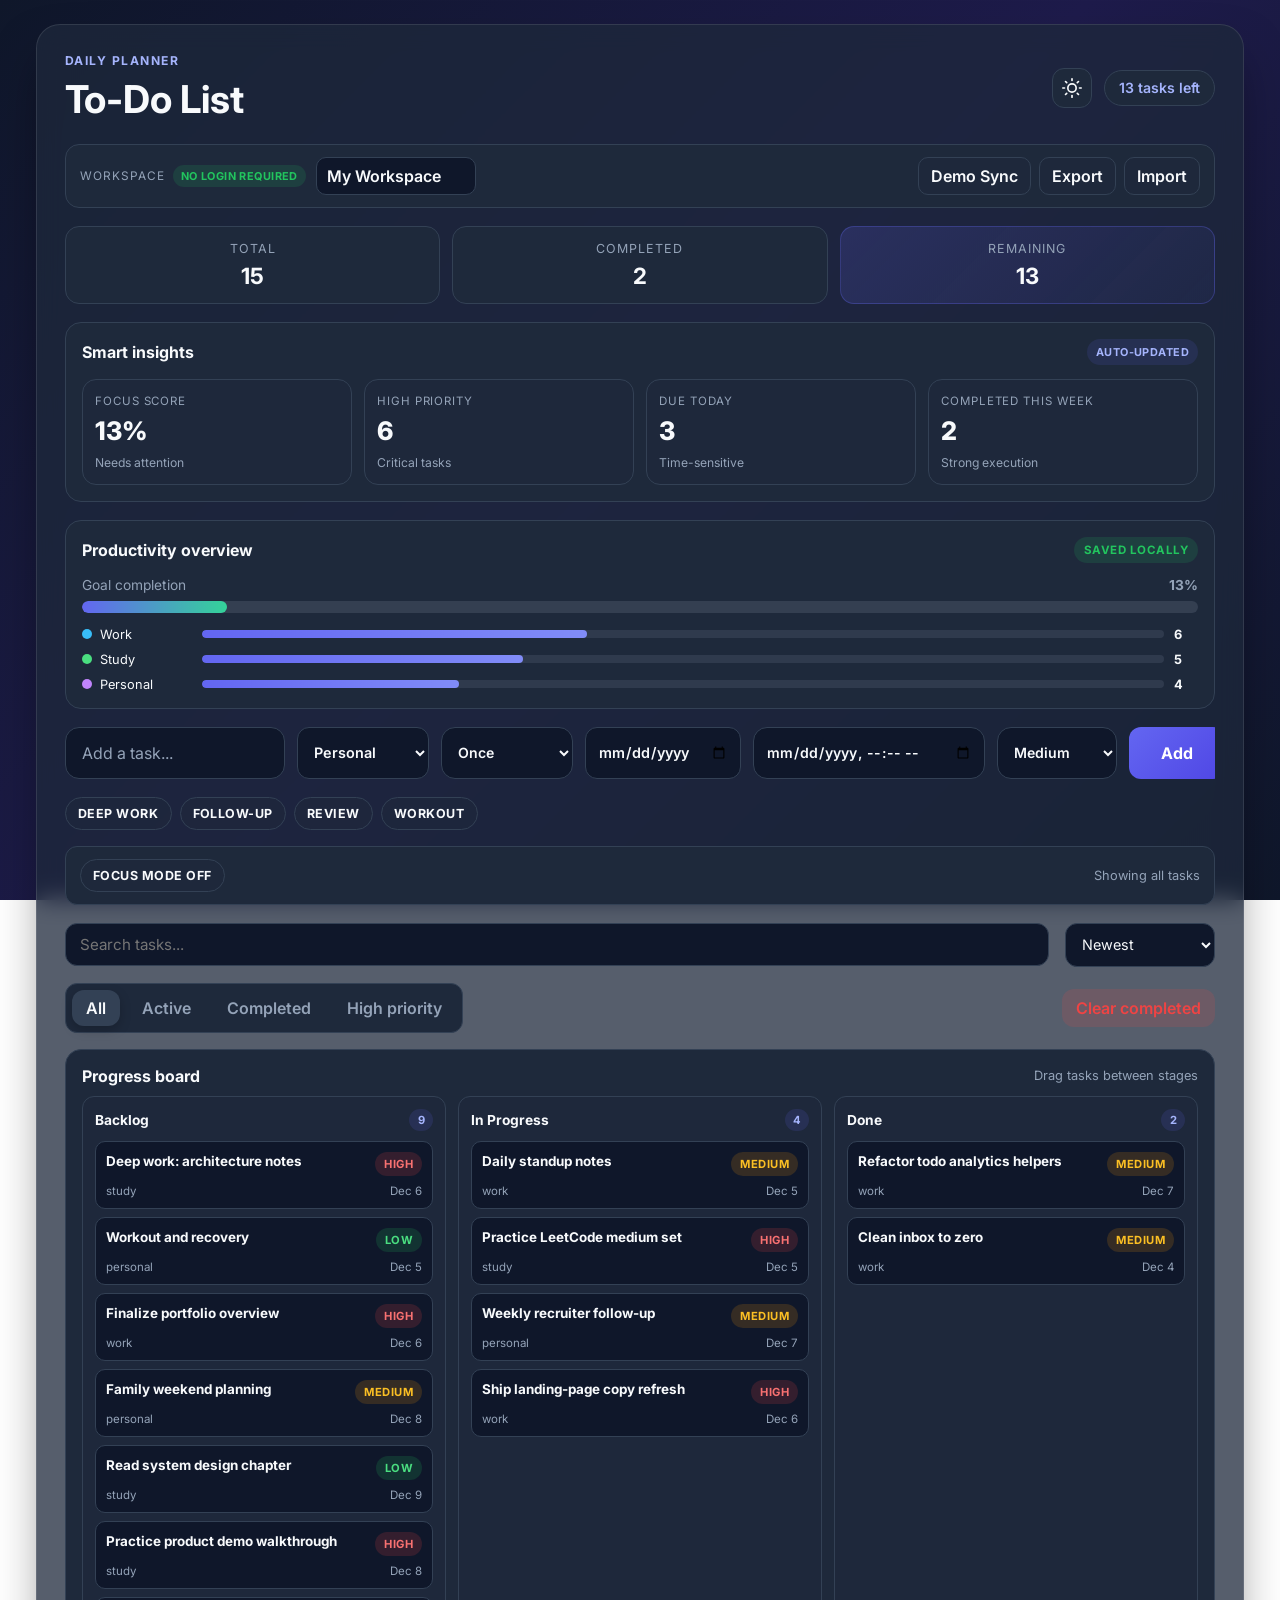
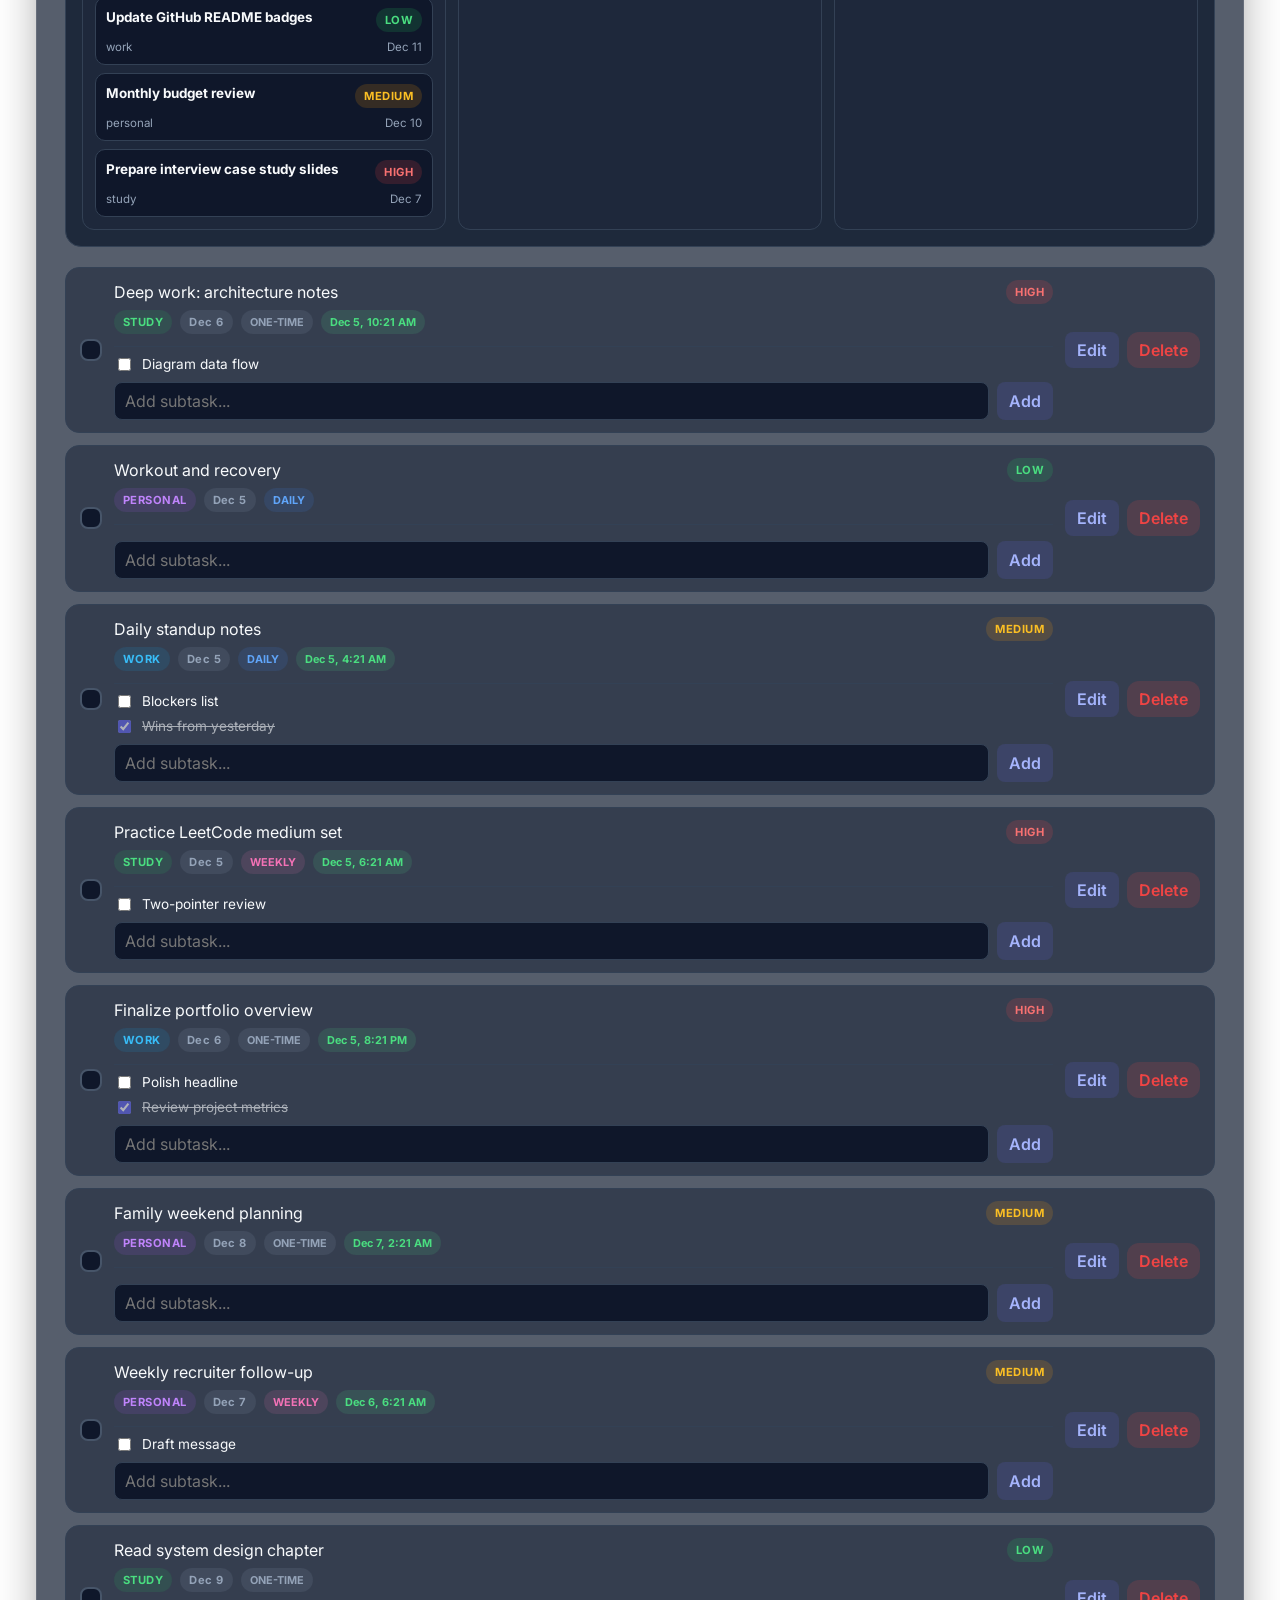
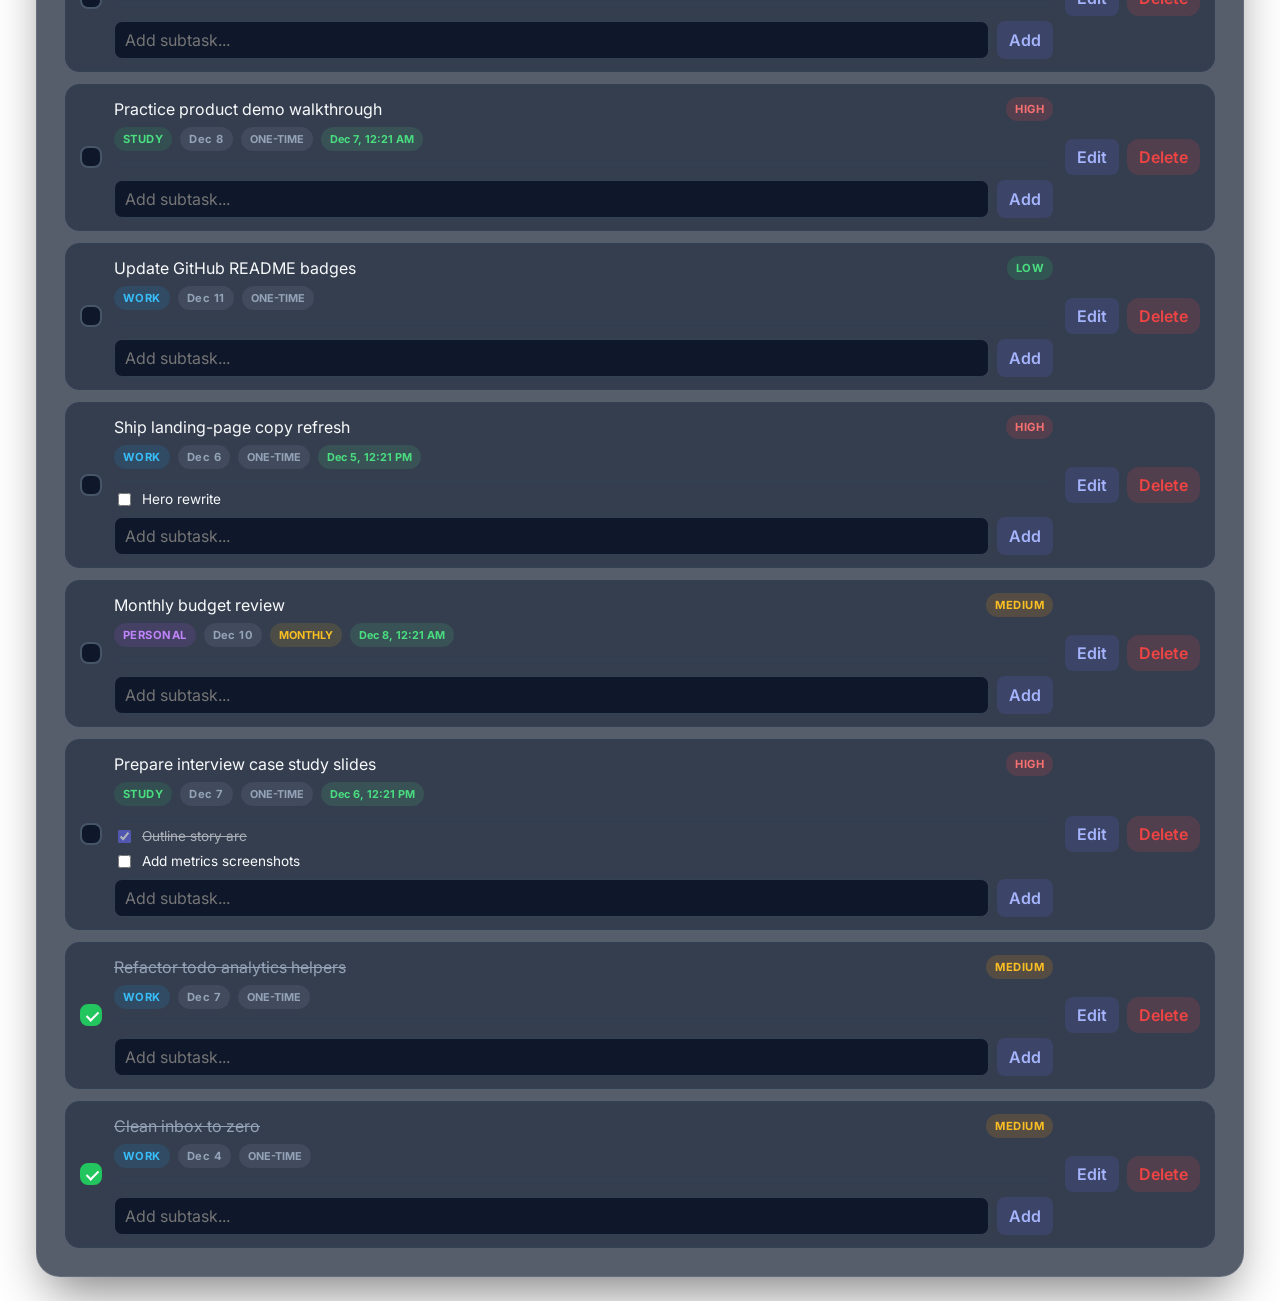
<file: index.html>
<!DOCTYPE html>
<html lang="en">
  <head>
    <meta charset="UTF-8" />
    <meta name="viewport" content="width=device-width, initial-scale=1.0" />
    <title>To-Do App</title>
    <link rel="preconnect" href="https://fonts.googleapis.com" />
    <link rel="preconnect" href="https://fonts.gstatic.com" crossorigin />
    <link href="https://fonts.googleapis.com/css2?family=Inter:wght@400;500;600;700&display=swap" rel="stylesheet" />
    <link rel="stylesheet" href="style.css" />
  </head>
  <body>
    <main class="app-shell">
      <section class="todo-card" aria-label="To-do list">
        <header class="topbar">
          <div>
            <p class="eyebrow">Daily Planner</p>
            <h1>To-Do List</h1>
          </div>
          <div class="topbar-actions">
            <button id="themeToggle" class="theme-toggle-btn" aria-label="Toggle theme" title="Toggle theme">
              <svg class="theme-icon sun-icon" xmlns="http://www.w3.org/2000/svg" width="20" height="20" viewBox="0 0 24 24" fill="none" stroke="currentColor" stroke-width="2" stroke-linecap="round" stroke-linejoin="round"><circle cx="12" cy="12" r="5"/><line x1="12" y1="1" x2="12" y2="3"/><line x1="12" y1="21" x2="12" y2="23"/><line x1="4.22" y1="4.22" x2="5.64" y2="5.64"/><line x1="18.36" y1="18.36" x2="19.78" y2="19.78"/><line x1="1" y1="12" x2="3" y2="12"/><line x1="21" y1="12" x2="23" y2="12"/><line x1="4.22" y1="19.78" x2="5.64" y2="18.36"/><line x1="18.36" y1="5.64" x2="19.78" y2="4.22"/></svg>
              <svg class="theme-icon moon-icon" xmlns="http://www.w3.org/2000/svg" width="20" height="20" viewBox="0 0 24 24" fill="none" stroke="currentColor" stroke-width="2" stroke-linecap="round" stroke-linejoin="round"><path d="M21 12.79A9 9 0 1 1 11.21 3 7 7 0 0 0 21 12.79z"/></svg>
            </button>
            <span id="taskCounter" class="pill" aria-live="polite">0 tasks</span>
          </div>
        </header>

        <div class="workspace-bar">
          <div class="workspace-meta">
            <div class="workspace-text-wrap">
              <span class="workspace-label">Workspace</span>
              <span class="demo-badge">No login required</span>
            </div>
            <input id="userNameInput" class="user-name-input" type="text" value="My Workspace" aria-label="Workspace user name" />
          </div>
          <div class="workspace-actions">
            <button id="syncBtn" class="sync-btn" type="button">Demo Sync</button>
            <div class="io-menu">
              <button id="exportMenuBtn" class="ghost-btn" type="button" aria-haspopup="true" aria-expanded="false">Export</button>
              <div id="exportMenu" class="io-menu-panel" hidden role="menu">
                <button type="button" role="menuitem" data-export="json">JSON (.json)</button>
                <button type="button" role="menuitem" data-export="csv">CSV (.csv)</button>
              </div>
            </div>
            <div class="io-menu">
              <button id="importMenuBtn" class="ghost-btn" type="button" aria-haspopup="true" aria-expanded="false">Import</button>
              <div id="importMenu" class="io-menu-panel" hidden role="menu">
                <label class="io-menu-item" role="menuitem">
                  <input id="importJsonInput" type="file" accept=".json,application/json" />
                  JSON (.json)
                </label>
                <label class="io-menu-item" role="menuitem">
                  <input id="importCsvInput" type="file" accept=".csv,text/csv" />
                  CSV (.csv)
                </label>
              </div>
            </div>
          </div>
        </div>

        <section class="metrics-panel" aria-label="Task summary">
          <article class="metric-card">
            <span class="metric-label">Total</span>
            <strong id="totalTasks">0</strong>
          </article>
          <article class="metric-card">
            <span class="metric-label">Completed</span>
            <strong id="completedTasks">0</strong>
          </article>
          <article class="metric-card accent">
            <span class="metric-label">Remaining</span>
            <strong id="remainingTasks">0</strong>
          </article>
        </section>

        <section class="insight-panel" aria-label="Productivity insights">
          <div class="insight-header">
            <h2>Smart insights</h2>
            <span class="mini-tag">Auto-updated</span>
          </div>
          <div id="insightGrid" class="insight-grid"></div>
        </section>

        <section class="analytics-panel" aria-label="Task progress analytics">
          <div class="analytics-header">
            <h2>Productivity overview</h2>
            <span id="syncStatus" class="sync-pill">Saved locally</span>
          </div>
          <div class="progress-block">
            <div class="progress-meta">
              <span>Goal completion</span>
              <strong id="completionRate">0%</strong>
            </div>
            <div class="progress-track" aria-hidden="true">
              <span id="progressFill" class="progress-fill"></span>
            </div>
          </div>
          <div id="categoryBreakdown" class="category-breakdown" aria-label="Category progress"></div>
        </section>

        <form id="todo-form" class="todo-form" autocomplete="off">
          <label class="sr-only" for="todo-input">Add a new task</label>
          <input
            id="todo-input"
            name="todo"
            type="text"
            maxlength="120"
            placeholder="Add a task..."
            aria-label="Add a task"
          />
          <label class="sr-only" for="category-input">Task category</label>
          <select id="category-input" name="category" aria-label="Task category">
            <option value="personal">Personal</option>
            <option value="work">Work</option>
            <option value="study">Study</option>
          </select>
          <label class="sr-only" for="recurrence-input">Task recurrence</label>
          <select id="recurrence-input" name="recurrence" aria-label="Task recurrence">
            <option value="none" selected>Once</option>
            <option value="daily">Daily</option>
            <option value="weekly">Weekly</option>
            <option value="monthly">Monthly</option>
          </select>
          <label class="sr-only" for="due-date-input">Due date</label>
          <input id="due-date-input" name="dueDate" type="date" aria-label="Due date" />
          <label class="sr-only" for="reminder-input">Reminder</label>
          <input id="reminder-input" name="reminder" type="datetime-local" aria-label="Reminder" />
          <label class="sr-only" for="priority-input">Task priority</label>
          <select id="priority-input" name="priority" aria-label="Task priority">
            <option value="high">High</option>
            <option value="medium" selected>Medium</option>
            <option value="low">Low</option>
          </select>
          <button type="submit" class="primary-btn">Add</button>
        </form>

        <div class="quick-actions" aria-label="Quick task shortcuts">
          <button class="quick-pill" type="button" data-quick-task="Deep work session">Deep work</button>
          <button class="quick-pill" type="button" data-quick-task="Follow up on emails">Follow-up</button>
          <button class="quick-pill" type="button" data-quick-task="Review project progress">Review</button>
          <button class="quick-pill" type="button" data-quick-task="Workout and recovery">Workout</button>
        </div>

        <div class="focus-bar">
          <button id="focusToggle" class="focus-btn" type="button">Focus mode off</button>
          <span id="focusHint" class="focus-hint">Showing all tasks</span>
        </div>

        <div class="toolbar" aria-label="Task controls">
          <div class="search-bar-wrapper">
            <label class="sr-only" for="searchInput">Search tasks</label>
            <input
              id="searchInput"
              type="text"
              placeholder="Search tasks..."
              aria-label="Search tasks"
            />
          </div>
          <label class="sr-only" for="sortInput">Sort tasks</label>
          <select id="sortInput" class="sort-select" aria-label="Sort tasks">
            <option value="newest">Newest</option>
            <option value="oldest">Oldest</option>
            <option value="priority">Priority</option>
            <option value="dueSoon">Due soon</option>
          </select>
        </div>

        <div class="toolbar" aria-label="Task filters">
          <div class="filter-group" role="tablist" aria-label="Filter tasks">
            <button class="filter-btn active" type="button" data-filter="all" role="tab" aria-selected="true">
              All
            </button>
            <button class="filter-btn" type="button" data-filter="active" role="tab" aria-selected="false">
              Active
            </button>
            <button class="filter-btn" type="button" data-filter="completed" role="tab" aria-selected="false">
              Completed
            </button>
            <button class="filter-btn" type="button" data-filter="high" role="tab" aria-selected="false">
              High priority
            </button>
          </div>
          <button id="clearCompleted" class="secondary-btn" type="button">Clear completed</button>
        </div>

        <section class="board-panel" aria-label="Task board">
          <div class="board-header">
            <h2>Progress board</h2>
            <p>Drag tasks between stages</p>
          </div>
          <div id="boardColumns" class="board-columns"></div>
        </section>

        <ul id="todo-list" class="todo-list" aria-live="polite"></ul>
      </section>
    </main>

    <template id="todo-item-template">
      <li class="todo-item">
        <label class="task-check">
          <input type="checkbox" class="task-toggle" />
          <span class="checkmark" aria-hidden="true"></span>
        </label>

        <div class="task-content">
          <div class="task-main-row">
            <span class="task-text"></span>
            <span class="priority-badge"></span>
          </div>
          <div class="task-meta-row">
            <span class="category-badge"></span>
            <span class="due-date"></span>
            <span class="recurrence-badge"></span>
            <span class="reminder-badge"></span>
          </div>
          <div class="subtask-panel">
            <div class="subtask-list"></div>
            <div class="subtask-compose">
              <input type="text" class="subtask-input" maxlength="80" placeholder="Add subtask..." />
              <button type="button" class="subtask-add-btn">Add</button>
            </div>
          </div>
        </div>

        <div class="task-actions">
          <input type="text" class="task-edit-input" maxlength="120" style="display: none;" />
          <button type="button" class="edit-btn" aria-label="Edit task">Edit</button>
          <button type="button" class="delete-btn" aria-label="Delete task">Delete</button>
        </div>
      </li>
    </template>

    <div id="toastContainer" class="toast-container" aria-live="polite"></div>

    <div id="confirmModal" class="confirm-modal" hidden role="dialog" aria-modal="true" aria-labelledby="confirmTitle">
      <div class="confirm-backdrop" data-confirm-cancel></div>
      <div class="confirm-card">
        <h3 id="confirmTitle">Confirm action</h3>
        <p id="confirmMessage">Are you sure?</p>
        <div class="confirm-actions">
          <button type="button" id="confirmCancel" class="ghost-btn">Cancel</button>
          <button type="button" id="confirmOk" class="primary-btn danger-btn">OK</button>
        </div>
      </div>
    </div>

    <script src="script.js"></script>
  </body>
</html>
</file>
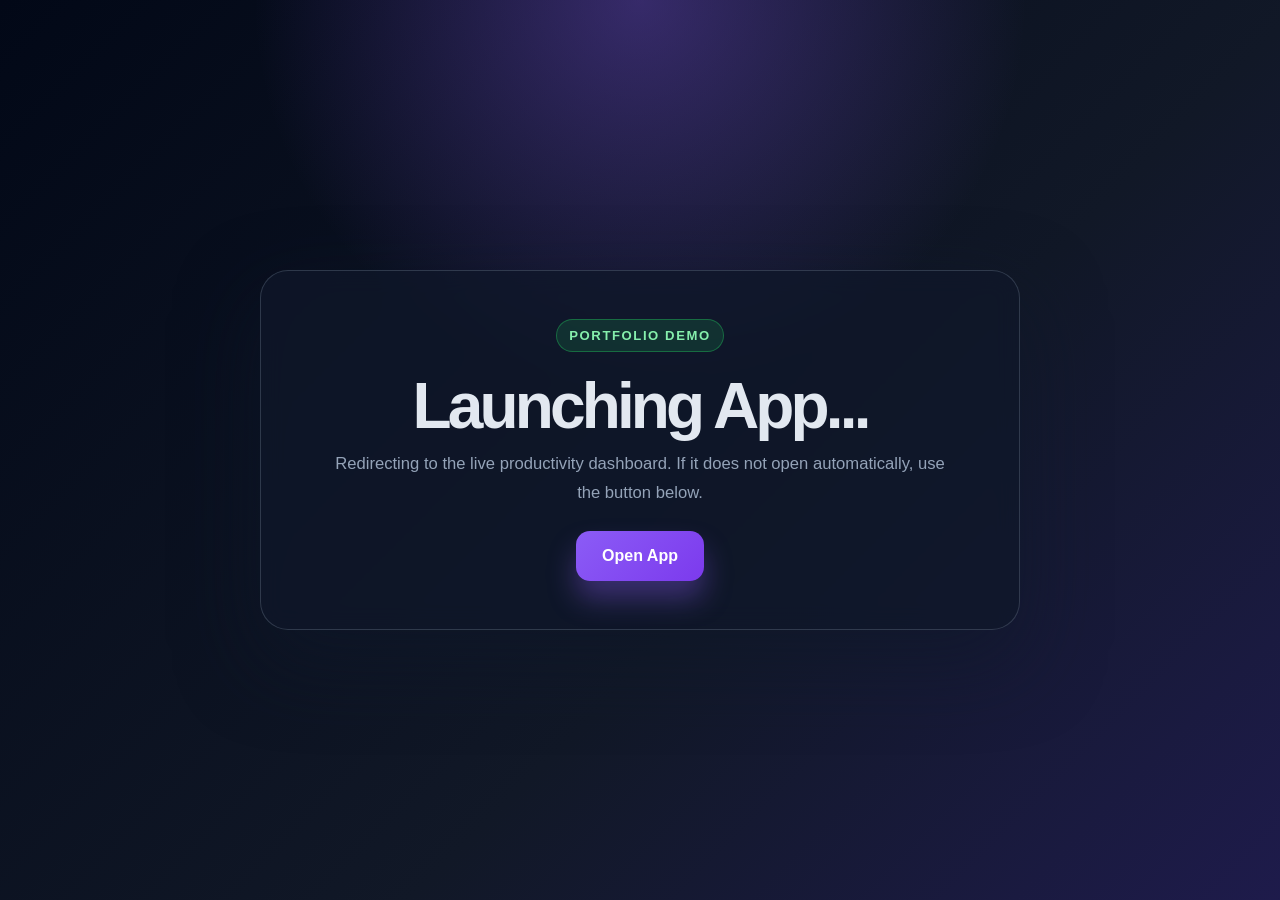
<file: live-demo.html>
<!DOCTYPE html>
<html lang="en">
  <head>
    <meta charset="UTF-8" />
    <meta http-equiv="refresh" content="1; url=./index.html" />
    <meta name="viewport" content="width=device-width, initial-scale=1.0" />
    <title>Redirecting to Live Demo</title>
    <style>
      :root {
        --bg: #0f172a;
        --card: rgba(15, 23, 42, 0.8);
        --text: #e2e8f0;
        --muted: #94a3b8;
        --primary: #8b5cf6;
      }

      * { box-sizing: border-box; }

      body {
        margin: 0;
        min-height: 100vh;
        display: grid;
        place-items: center;
        font-family: Inter, Arial, sans-serif;
        background: radial-gradient(circle at top, rgba(139, 92, 246, 0.35), transparent 35%), linear-gradient(135deg, #020817, #111827 60%, #1e1b4b);
        color: var(--text);
      }

      .demo-card {
        width: min(760px, calc(100% - 32px));
        padding: 48px 32px;
        border: 1px solid rgba(148, 163, 184, 0.25);
        border-radius: 28px;
        background: rgba(15, 23, 42, 0.75);
        box-shadow: 0 30px 80px rgba(15, 23, 42, 0.55);
        text-align: center;
        backdrop-filter: blur(12px);
      }

      .badge {
        display: inline-block;
        padding: 8px 12px;
        border-radius: 999px;
        background: rgba(34, 197, 94, 0.15);
        border: 1px solid rgba(34, 197, 94, 0.4);
        color: #86efac;
        font-size: 0.82rem;
        letter-spacing: 0.12em;
        text-transform: uppercase;
        font-weight: 700;
      }

      h1 {
        margin: 22px 0 12px;
        font-size: clamp(2.3rem, 5vw, 4rem);
        line-height: 1;
        letter-spacing: -0.06em;
      }

      p {
        margin: 0 auto 24px;
        max-width: 620px;
        color: var(--muted);
        font-size: 1.04rem;
        line-height: 1.7;
      }

      .primary-btn {
        display: inline-block;
        text-decoration: none;
        background: linear-gradient(135deg, var(--primary), #7c3aed);
        color: white;
        border-radius: 14px;
        padding: 16px 26px;
        font-weight: 800;
        font-size: 1rem;
        box-shadow: 0 18px 28px rgba(139, 92, 246, 0.35);
      }
    </style>
  </head>
  <body>
    <main class="demo-card">
      <span class="badge">Portfolio Demo</span>
      <h1>Launching App...</h1>
      <p>
        Redirecting to the live productivity dashboard. If it does not open automatically, use the button below.
      </p>
      <a class="primary-btn" href="./index.html">Open App</a>
    </main>
  </body>
</html>
</file>
<file: style.css>
:root {
  --bg-gradient: linear-gradient(135deg, #0f172a 0%, #1e1b4b 50%, #0f172a 100%);
  --card-bg: rgba(30, 41, 59, 0.75);
  --card-border: rgba(255, 255, 255, 0.1);
  --surface: #1e293b;
  --surface-hover: #334155;
  --input-bg: #0f172a;
  --input-border: #334155;
  --primary: #6366f1;
  --primary-dark: #4f46e5;
  --primary-light: #a5b4fc;
  --text: #f8fafc;
  --muted: #94a3b8;
  --border: #334155;
  --success: #22c55e;
  --danger: #ef4444;
  --danger-bg: rgba(239, 68, 68, 0.15);
  --shadow: 0 25px 50px -12px rgba(0, 0, 0, 0.5);
  --active-tab-bg: #334155;
  --item-bg: rgba(30, 41, 59, 0.6);
  --checkmark-border: #475569;
}

[data-theme="light"] {
  --bg-gradient: linear-gradient(145deg, #6366f1 0%, #818cf8 30%, #a5b4fc 62%, #c7d2fe 100%);
  --card-bg: #ffffff;
  --card-border: #1e1b4b;
  --surface: #e0e7ff;
  --surface-hover: #c7d2fe;
  --input-bg: #ffffff;
  --input-border: #1e293b;
  --primary: #312e81;
  --primary-dark: #1e1b4b;
  --primary-light: #1e1b4b;
  --text: #020617;
  --muted: #0f172a;
  --border: #334155;
  --success: #14532d;
  --danger: #7f1d1d;
  --danger-bg: rgba(127, 29, 29, 0.16);
  --shadow: 0 22px 48px rgba(30, 27, 75, 0.28);
  --active-tab-bg: #c7d2fe;
  --item-bg: #f1f5f9;
  --checkmark-border: #1e293b;
}

* {
  box-sizing: border-box;
}

html,
body {
  margin: 0;
  min-height: 100%;
  font-family: "Inter", sans-serif;
  background: var(--bg-gradient);
  background-attachment: fixed;
  color: var(--text);
  transition: background 0.3s ease, color 0.3s ease;
  overflow-x: hidden;
}

body {
  min-height: 100vh;
  padding: 24px;
}

button,
input,
select {
  font: inherit;
}

button {
  cursor: pointer;
}

.app-shell {
  width: min(100%, calc(1240px - 2rem));
  max-width: 100%;
  margin: 0 auto;
}

.todo-card {
  width: 100%;
  max-width: 100%;
  background: var(--card-bg);
  border: 1px solid var(--card-border);
  backdrop-filter: blur(12px);
  -webkit-backdrop-filter: blur(12px);
  border-radius: 24px;
  box-shadow: var(--shadow);
  padding: 28px;
  transition: background 0.3s ease, border-color 0.3s ease, box-shadow 0.3s ease;
}

.topbar {
  display: flex;
  align-items: center;
  justify-content: space-between;
  gap: 16px;
  margin-bottom: 22px;
}

.topbar-actions {
  display: flex;
  align-items: center;
  gap: 12px;
}

.theme-toggle-btn {
  display: inline-flex;
  align-items: center;
  justify-content: center;
  width: 40px;
  height: 40px;
  border-radius: 12px;
  border: 1px solid var(--border);
  background: var(--surface);
  color: var(--text);
  transition: background 0.2s ease, border-color 0.2s ease, transform 0.15s ease;
}

.theme-toggle-btn:hover {
  background: var(--surface-hover);
  transform: translateY(-1px);
}

.theme-icon {
  display: none;
}

:root:not([data-theme="light"]) .sun-icon {
  display: block;
}

[data-theme="light"] .eyebrow,
[data-theme="light"] .metric-label,
[data-theme="light"] .insight-label,
[data-theme="light"] .insight-note,
[data-theme="light"] .workspace-label,
[data-theme="light"] .focus-hint,
[data-theme="light"] .board-header p,
[data-theme="light"] .empty-mini,
[data-theme="light"] .empty-state,
[data-theme="light"] .due-date,
[data-theme="light"] .board-column-header span,
[data-theme="light"] .board-task-meta,
[data-theme="light"] .board-empty,
[data-theme="light"] .progress-meta span,
[data-theme="light"] .analytics-header h2,
[data-theme="light"] .insight-header h2 {
  color: #0f172a;
  font-weight: 700;
}

[data-theme="light"] .pill,
[data-theme="light"] .sync-pill,
[data-theme="light"] .mini-tag,
[data-theme="light"] .demo-badge {
  color: #020617;
  border: 1px solid #1e293b;
  background: #e2e8f0;
  font-weight: 700;
}

[data-theme="light"] .ghost-btn,
[data-theme="light"] .secondary-btn,
[data-theme="light"] .filter-btn,
[data-theme="light"] .edit-btn,
[data-theme="light"] .theme-toggle-btn,
[data-theme="light"] .sort-select,
[data-theme="light"] .user-name-input,
[data-theme="light"] .sync-btn,
[data-theme="light"] .quick-pill,
[data-theme="light"] .focus-btn,
[data-theme="light"] .io-menu-panel button,
[data-theme="light"] .io-menu-item {
  color: #020617;
  border: 1.5px solid #1e293b;
  background: #ffffff;
  font-weight: 700;
}

[data-theme="light"] .io-menu-panel {
  border: 1.5px solid #1e293b;
  background: #ffffff;
}

[data-theme="light"] .filter-btn.active {
  color: #ffffff;
  background: #1e1b4b;
  border-color: #1e1b4b;
}

[data-theme="light"] #todo-input,
[data-theme="light"] #category-input,
[data-theme="light"] #recurrence-input,
[data-theme="light"] #due-date-input,
[data-theme="light"] #reminder-input,
[data-theme="light"] #priority-input,
[data-theme="light"] #searchInput,
[data-theme="light"] .subtask-input,
[data-theme="light"] .task-edit-input {
  color: #020617;
  border: 1.5px solid #1e293b;
  background: #ffffff;
  font-weight: 600;
}

[data-theme="light"] #todo-input::placeholder,
[data-theme="light"] #searchInput::placeholder,
[data-theme="light"] .subtask-input::placeholder {
  color: #475569;
  opacity: 1;
}

[data-theme="light"] .todo-item,
[data-theme="light"] .board-task,
[data-theme="light"] .board-column,
[data-theme="light"] .metric-card,
[data-theme="light"] .insight-card,
[data-theme="light"] .workspace-bar,
[data-theme="light"] .insight-panel,
[data-theme="light"] .analytics-panel,
[data-theme="light"] .board-panel {
  border: 1.5px solid #1e293b;
  background: #ffffff;
}

[data-theme="light"] .board-column {
  background: #f8fafc;
}

[data-theme="light"] .task-text,
[data-theme="light"] .insight-value,
[data-theme="light"] .metric-card strong,
[data-theme="light"] .board-column-header h3,
[data-theme="light"] .board-task-header strong,
[data-theme="light"] h1,
[data-theme="light"] h2,
[data-theme="light"] h3 {
  color: #020617;
  font-weight: 800;
}

[data-theme="light"] .todo-item.completed .task-text,
[data-theme="light"] .subtask-item.completed .subtask-text {
  color: #334155;
  opacity: 1;
}

[data-theme="light"] .category-badge {
  background: #c7d2fe;
  color: #1e1b4b;
  border: 1px solid #312e81;
}

[data-theme="light"] .category-work {
  background: #7dd3fc;
  color: #0c4a6e;
  border-color: #0369a1;
}

[data-theme="light"] .category-personal {
  background: #d8b4fe;
  color: #581c87;
  border-color: #7e22ce;
}

[data-theme="light"] .category-study {
  background: #86efac;
  color: #14532d;
  border-color: #15803d;
}

[data-theme="light"] .priority-high {
  background: #fca5a5;
  color: #7f1d1d;
  border: 1px solid #991b1b;
}

[data-theme="light"] .priority-medium {
  background: #fcd34d;
  color: #78350f;
  border: 1px solid #b45309;
}

[data-theme="light"] .priority-low {
  background: #86efac;
  color: #14532d;
  border: 1px solid #15803d;
}

[data-theme="light"] .due-date,
[data-theme="light"] .recurrence-badge,
[data-theme="light"] .reminder-badge {
  background: #e2e8f0;
  color: #020617;
  border: 1px solid #1e293b;
  font-weight: 700;
}

[data-theme="light"] .due-date.overdue {
  background: #fecaca;
  color: #7f1d1d;
  border-color: #991b1b;
}

[data-theme="light"] .todo-card {
  background: #ffffff;
  border: 2px solid #1e1b4b;
  box-shadow: 0 24px 50px rgba(30, 27, 75, 0.28);
}

[data-theme="light"] .checkmark {
  border: 2.5px solid #1e293b;
  background: #ffffff;
}

[data-theme="light"] .task-check input:checked + .checkmark {
  background: #312e81;
  border-color: #1e1b4b;
}

[data-theme="light"] .progress-track {
  background: #cbd5e1;
  border: 1px solid #334155;
}

[data-theme="light"] .progress-fill {
  background: linear-gradient(90deg, #312e81, #4f46e5);
}

[data-theme="light"] .metric-card,
[data-theme="light"] .insight-card,
[data-theme="light"] .todo-item,
[data-theme="light"] .board-task {
  transition: transform 0.18s ease, box-shadow 0.18s ease, border-color 0.18s ease, background 0.18s ease;
}

[data-theme="light"] .metric-card:hover,
[data-theme="light"] .insight-card:hover,
[data-theme="light"] .todo-item:hover,
[data-theme="light"] .board-task:hover {
  border-color: #1e1b4b;
  background: #eef2ff;
  box-shadow: 0 12px 24px rgba(30, 27, 75, 0.18);
  transform: translateY(-2px);
}

[data-theme="light"] .ghost-btn:hover,
[data-theme="light"] .secondary-btn:hover,
[data-theme="light"] .filter-btn:hover,
[data-theme="light"] .quick-pill:hover,
[data-theme="light"] .theme-toggle-btn:hover,
[data-theme="light"] .edit-btn:hover,
[data-theme="light"] .sync-btn:hover,
[data-theme="light"] .focus-btn:hover,
[data-theme="light"] .io-menu-panel button:hover,
[data-theme="light"] .io-menu-item:hover {
  background: #c7d2fe;
  border-color: #1e1b4b;
  color: #020617;
}

[data-theme="light"] .primary-btn,
[data-theme="light"] .subtask-add-btn {
  background: #1e1b4b;
  border: 1.5px solid #1e1b4b;
  color: #ffffff;
  font-weight: 700;
}

[data-theme="light"] .primary-btn:hover,
[data-theme="light"] .subtask-add-btn:hover {
  background: #312e81;
  border-color: #312e81;
  transform: translateY(-1px);
}

[data-theme="light"] .filter-btn.active {
  background: #1e1b4b;
  border-color: #1e1b4b;
  color: #ffffff;
  box-shadow: 0 6px 14px rgba(30, 27, 75, 0.3);
}

[data-theme="light"] .delete-btn {
  background: #fee2e2;
  color: #7f1d1d;
  border: 1.5px solid #991b1b;
  font-weight: 700;
}

[data-theme="light"] #todo-input:focus,
[data-theme="light"] #category-input:focus,
[data-theme="light"] #recurrence-input:focus,
[data-theme="light"] #due-date-input:focus,
[data-theme="light"] #reminder-input:focus,
[data-theme="light"] #priority-input:focus,
[data-theme="light"] #searchInput:focus,
[data-theme="light"] .sort-select:focus,
[data-theme="light"] .user-name-input:focus,
[data-theme="light"] .subtask-input:focus {
  outline: none;
  border-color: #1e1b4b;
  box-shadow: 0 0 0 3px rgba(30, 27, 75, 0.25);
}

[data-theme="light"] .moon-icon {
  display: block;
}

[data-theme="light"] .metric-card.accent {
  background: #e0e7ff;
  border-color: #1e1b4b;
}

[data-theme="light"] .category-breakdown,
[data-theme="light"] .category-row,
[data-theme="light"] .confirm-card {
  color: #020617;
  border-color: #1e293b;
  background: #ffffff;
}

[data-theme="light"] .confirm-card h3,
[data-theme="light"] .confirm-card p {
  color: #020617;
}

[data-theme="light"] body {
  color: #020617;
}

[data-theme="light"] .todo-item,
[data-theme="light"] .board-task,
[data-theme="light"] .metric-card,
[data-theme="light"] .insight-card {
  box-shadow: 0 2px 0 rgba(15, 23, 42, 0.08);
}

.eyebrow {
  margin: 0 0 8px;
  color: var(--primary-light);
  font-weight: 700;
  font-size: 0.76rem;
  letter-spacing: 0.12em;
  text-transform: uppercase;
}

h1 {
  margin: 0;
  font-size: clamp(2rem, 3vw, 2.5rem);
}

.pill {
  display: inline-flex;
  align-items: center;
  justify-content: center;
  min-height: 36px;
  padding: 0 14px;
  border-radius: 999px;
  background: var(--surface);
  color: var(--primary-light);
  font-size: 0.88rem;
  font-weight: 600;
  border: 1px solid var(--border);
  transition: background 0.3s ease, color 0.3s ease;
}

.workspace-bar {
  display: flex;
  align-items: center;
  justify-content: space-between;
  gap: 12px;
  margin-bottom: 18px;
  padding: 12px 14px;
  border: 1px solid var(--border);
  border-radius: 14px;
  background: var(--surface);
  overflow: visible;
  position: relative;
  z-index: 5;
}

.workspace-meta {
  display: flex;
  align-items: center;
  gap: 10px;
  min-width: 0;
  flex-wrap: wrap;
}

.workspace-text-wrap {
  display: flex;
  align-items: center;
  gap: 8px;
  flex-wrap: wrap;
}

.workspace-label {
  font-size: 0.74rem;
  text-transform: uppercase;
  letter-spacing: 0.08em;
  color: var(--muted);
}

.demo-badge {
  display: inline-flex;
  align-items: center;
  padding: 4px 8px;
  border-radius: 999px;
  background: rgba(34, 197, 94, 0.14);
  color: var(--success);
  font-size: 0.68rem;
  font-weight: 700;
  letter-spacing: 0.04em;
  text-transform: uppercase;
}

.user-name-input {
  width: 160px;
  border: 1px solid var(--input-border);
  background: var(--input-bg);
  color: var(--text);
  border-radius: 10px;
  padding: 8px 10px;
  font-weight: 600;
}

.workspace-actions {
  display: flex;
  align-items: center;
  gap: 8px;
  flex-wrap: wrap;
}

.sync-btn,
.ghost-btn {
  border: 1px solid var(--border);
  border-radius: 10px;
  background: var(--item-bg);
  color: var(--text);
  padding: 8px 12px;
  font-weight: 600;
}

.import-label {
  position: relative;
  display: inline-flex;
  align-items: center;
  justify-content: center;
  overflow: hidden;
}

.import-label input {
  position: absolute;
  inset: 0;
  opacity: 0;
  cursor: pointer;
}

.io-menu {
  position: relative;
  z-index: 20;
}

.io-menu-panel {
  position: absolute;
  top: calc(100% + 6px);
  right: 0;
  z-index: 50;
  min-width: 170px;
  padding: 6px;
  border: 1px solid var(--border);
  border-radius: 12px;
  background: var(--card-bg);
  box-shadow: var(--shadow);
  display: flex;
  flex-direction: column;
  gap: 4px;
}

.io-menu-panel[hidden] {
  display: none !important;
}

.io-menu-panel button,
.io-menu-item {
  display: flex;
  align-items: center;
  width: 100%;
  border: 0;
  border-radius: 8px;
  background: transparent;
  color: var(--text);
  padding: 8px 10px;
  font: inherit;
  font-weight: 600;
  text-align: left;
  cursor: pointer;
}

.io-menu-panel button:hover,
.io-menu-item:hover {
  background: var(--surface-hover);
}

.io-menu-item {
  position: relative;
  overflow: hidden;
}

.io-menu-item input {
  position: absolute;
  inset: 0;
  opacity: 0;
  cursor: pointer;
}

.insight-panel,
.analytics-panel {
  margin-bottom: 18px;
  border: 1px solid var(--border);
  background: var(--surface);
  border-radius: 16px;
  padding: 16px;
}

.insight-header,
.analytics-header {
  display: flex;
  align-items: center;
  justify-content: space-between;
  gap: 10px;
  margin-bottom: 14px;
}

.insight-header h2,
.analytics-header h2 {
  margin: 0;
  font-size: 1rem;
}

.mini-tag {
  display: inline-flex;
  align-items: center;
  justify-content: center;
  padding: 6px 9px;
  border-radius: 999px;
  background: rgba(99, 102, 241, 0.12);
  color: var(--primary-light);
  font-size: 0.68rem;
  font-weight: 700;
  letter-spacing: 0.04em;
  text-transform: uppercase;
}

.insight-grid {
  display: grid;
  grid-template-columns: repeat(4, minmax(0, 1fr));
  gap: 12px;
}

.insight-card {
  padding: 14px 12px;
  border-radius: 14px;
  background: var(--item-bg);
  border: 1px solid var(--border);
  display: flex;
  flex-direction: column;
  gap: 8px;
}

.insight-label {
  color: var(--muted);
  font-size: 0.72rem;
  text-transform: uppercase;
  letter-spacing: 0.08em;
}

.insight-value {
  font-size: clamp(1.2rem, 2vw, 1.7rem);
  font-weight: 800;
  line-height: 1.2;
}

.insight-note {
  color: var(--muted);
  font-size: 0.76rem;
}

.sync-pill {
  display: inline-flex;
  align-items: center;
  padding: 6px 10px;
  border-radius: 999px;
  background: rgba(34, 197, 94, 0.14);
  color: var(--success);
  font-size: 0.72rem;
  font-weight: 700;
  text-transform: uppercase;
  letter-spacing: 0.04em;
}

.progress-block {
  margin-bottom: 14px;
}

.progress-meta {
  display: flex;
  align-items: center;
  justify-content: space-between;
  gap: 10px;
  font-size: 0.86rem;
  color: var(--muted);
  margin-bottom: 8px;
}

.progress-track {
  height: 12px;
  background: rgba(148, 163, 184, 0.18);
  border-radius: 999px;
  overflow: hidden;
}

.progress-fill {
  display: block;
  height: 100%;
  width: 0;
  background: linear-gradient(90deg, var(--primary), #34d399);
  border-radius: inherit;
  transition: width 0.3s ease;
}

.category-breakdown {
  display: flex;
  flex-direction: column;
  gap: 10px;
}

.category-row {
  display: grid;
  grid-template-columns: 110px minmax(0, 1fr) 24px;
  align-items: center;
  gap: 10px;
  font-size: 0.8rem;
}

.category-label-wrap {
  display: flex;
  align-items: center;
  gap: 8px;
  text-transform: capitalize;
}

.dot {
  width: 10px;
  height: 10px;
  border-radius: 50%;
  display: inline-block;
}

.dot.work {
  background: #38bdf8;
}

.dot.personal {
  background: #c084fc;
}

.dot.study {
  background: #4ade80;
}

.category-progress {
  position: relative;
  height: 8px;
  border-radius: 999px;
  background: rgba(148, 163, 184, 0.14);
  overflow: hidden;
}

.category-progress span {
  position: absolute;
  inset: 0 auto 0 0;
  display: block;
  border-radius: inherit;
  background: linear-gradient(90deg, var(--primary), #818cf8);
}

.empty-mini {
  color: var(--muted);
  font-size: 0.8rem;
}

.todo-form {
  display: flex;
  flex-wrap: nowrap;
  align-items: stretch;
  gap: 12px;
  margin-bottom: 18px;
  width: 100%;
  max-width: 100%;
  overflow-x: auto;
  overflow-y: hidden;
  -webkit-overflow-scrolling: touch;
  scrollbar-width: thin;
  padding-bottom: 4px;
}

.todo-form > * {
  flex-shrink: 0;
}

#todo-input {
  flex: 1 1 auto;
  min-width: 220px;
  width: auto;
  min-height: 52px;
  border: 1px solid var(--input-border);
  background: var(--input-bg);
  border-radius: 14px;
  padding: 15px 16px;
  font-size: 1rem;
  color: var(--text);
  transition: border-color 0.2s ease, box-shadow 0.2s ease, background 0.3s ease;
}

#category-input,
#recurrence-input,
#due-date-input,
#reminder-input,
#priority-input {
  flex: 0 0 auto;
  min-width: 132px;
  width: auto;
  border: 1px solid var(--input-border);
  background: var(--input-bg);
  border-radius: 14px;
  padding: 0 12px;
  color: var(--text);
  font-size: 0.88rem;
  font-weight: 600;
  cursor: pointer;
  min-height: 52px;
}

#due-date-input {
  min-width: 148px;
}

#reminder-input {
  min-width: 190px;
}

#priority-input {
  min-width: 120px;
  width: 120px;
}

.todo-form .primary-btn {
  flex: 0 0 auto;
  min-width: 96px;
  min-height: 52px;
}

#priority-input:focus {
  outline: none;
  border-color: var(--primary);
  box-shadow: 0 0 0 4px rgba(99, 102, 241, 0.2);
}

#todo-input::placeholder {
  color: var(--muted);
}

#todo-input:focus {
  outline: none;
  border-color: var(--primary);
  box-shadow: 0 0 0 4px rgba(99, 102, 241, 0.2);
}

.primary-btn,
.secondary-btn,
.filter-btn,
.delete-btn {
  border: none;
  border-radius: 12px;
  transition: transform 0.15s ease, opacity 0.2s ease, background 0.2s ease, color 0.2s ease;
}

.primary-btn:hover,
.secondary-btn:hover,
.filter-btn:hover,
.delete-btn:hover {
  transform: translateY(-1px);
}

.primary-btn {
  background: linear-gradient(135deg, var(--primary), var(--primary-dark));
  color: white;
  padding: 0 20px;
  min-width: 90px;
  font-weight: 700;
}

.metrics-panel {
  display: grid;
  grid-template-columns: repeat(3, minmax(0, 1fr));
  gap: 12px;
  margin-bottom: 18px;
}

.metric-card {
  background: var(--surface);
  border: 1px solid var(--border);
  border-radius: 14px;
  padding: 14px 12px;
  display: flex;
  flex-direction: column;
  align-items: center;
  gap: 6px;
}

.metric-card.accent {
  background: linear-gradient(135deg, rgba(99, 102, 241, 0.18), rgba(99, 102, 241, 0.06));
  border-color: rgba(99, 102, 241, 0.3);
}

.metric-label {
  font-size: 0.78rem;
  color: var(--muted);
  text-transform: uppercase;
  letter-spacing: 0.08em;
}

.metric-card strong {
  font-size: 1.4rem;
  font-weight: 700;
}

.quick-actions {
  display: flex;
  align-items: center;
  gap: 8px;
  flex-wrap: wrap;
  margin: -4px 0 16px;
}

.quick-pill,
.focus-btn {
  border: 1px solid var(--border);
  border-radius: 999px;
  background: var(--item-bg);
  color: var(--text);
  padding: 8px 12px;
  font-size: 0.78rem;
  font-weight: 700;
  letter-spacing: 0.04em;
  text-transform: uppercase;
}

.focus-bar {
  display: flex;
  align-items: center;
  justify-content: space-between;
  gap: 12px;
  margin-bottom: 18px;
  padding: 12px 14px;
  border: 1px solid var(--border);
  border-radius: 12px;
  background: var(--surface);
}

.focus-hint {
  color: var(--muted);
  font-size: 0.8rem;
}

.focus-btn.active {
  background: linear-gradient(135deg, var(--primary), var(--primary-dark));
  color: white;
  border-color: transparent;
}

.quick-pill:hover,
.focus-btn:hover {
  transform: translateY(-1px);
}

.toolbar {
  display: flex;
  align-items: center;
  justify-content: space-between;
  gap: 16px;
  margin-bottom: 16px;
}

.sort-select,
#category-input,
#due-date-input {
  border: 1px solid var(--input-border);
  background: var(--input-bg);
  border-radius: 12px;
  color: var(--text);
  padding: 11px 12px;
  font-size: 0.9rem;
  min-height: 44px;
}

.sort-select {
  min-width: 150px;
}

.filter-group {
  display: inline-flex;
  align-items: center;
  gap: 8px;
  background: var(--surface);
  padding: 6px;
  border-radius: 12px;
  border: 1px solid var(--border);
  flex-wrap: wrap;
}

.filter-btn {
  background: transparent;
  color: var(--muted);
  padding: 8px 14px;
  font-weight: 600;
}

.filter-btn.active {
  background: var(--active-tab-bg);
  color: var(--text);
  box-shadow: 0 4px 12px rgba(0, 0, 0, 0.2);
}

.secondary-btn {
  background: var(--danger-bg);
  color: var(--danger);
  padding: 9px 14px;
  font-weight: 600;
}

.secondary-btn:hover {
  opacity: 0.85;
}

.board-panel {
  margin-bottom: 20px;
  border: 1px solid var(--border);
  background: var(--surface);
  border-radius: 16px;
  padding: 16px;
}

.board-header {
  display: flex;
  justify-content: space-between;
  align-items: center;
  gap: 10px;
  margin-bottom: 10px;
}

.board-header h2 {
  margin: 0;
  font-size: 1rem;
}

.board-header p {
  margin: 0;
  color: var(--muted);
  font-size: 0.8rem;
}

.board-columns {
  display: grid;
  grid-template-columns: repeat(3, minmax(0, 1fr));
  gap: 12px;
}

.board-column {
  padding: 12px;
  background: var(--item-bg);
  border: 1px solid var(--border);
  border-radius: 12px;
  min-height: 130px;
}

.board-column-header {
  display: flex;
  align-items: center;
  justify-content: space-between;
  gap: 8px;
  margin-bottom: 10px;
}

.board-column-header h3 {
  margin: 0;
  font-size: 0.86rem;
}

.board-column-header span {
  display: inline-flex;
  align-items: center;
  justify-content: center;
  min-width: 24px;
  padding: 4px 8px;
  border-radius: 999px;
  background: rgba(99, 102, 241, 0.14);
  color: var(--primary-light);
  font-size: 0.7rem;
  font-weight: 700;
}

.board-task-list {
  display: flex;
  flex-direction: column;
  gap: 8px;
}

.board-task {
  border: 1px solid var(--border);
  background: var(--input-bg);
  border-radius: 10px;
  padding: 10px;
  cursor: grab;
}

.board-task.dragging {
  opacity: 0.6;
}

.board-task-header {
  display: flex;
  justify-content: space-between;
  gap: 8px;
  align-items: flex-start;
  margin-bottom: 8px;
}

.board-task-header strong {
  display: block;
  font-size: 0.84rem;
  line-height: 1.4;
  word-break: break-word;
}

.board-task-meta {
  display: flex;
  justify-content: space-between;
  gap: 8px;
  flex-wrap: wrap;
  color: var(--muted);
  font-size: 0.72rem;
}

.board-empty {
  padding: 12px;
  border: 1px dashed var(--border);
  border-radius: 10px;
  color: var(--muted);
  text-align: center;
  font-size: 0.8rem;
}

.todo-list {
  list-style: none;
  margin: 0;
  padding: 0;
  display: flex;
  flex-direction: column;
  gap: 12px;
  min-height: 110px;
}

.todo-item {
  display: flex;
  align-items: center;
  gap: 12px;
  width: 100%;
  padding: 12px 14px;
  background: var(--item-bg);
  border: 1px solid var(--border);
  border-radius: 14px;
  transition: background 0.3s ease, border-color 0.3s ease, transform 0.2s ease;
  cursor: grab;
}

.todo-item.dragging {
  opacity: 0.6;
  border-style: dashed;
}

.todo-item:hover {
  transform: translateY(-1px);
}

.todo-item.completed .task-text {
  text-decoration: line-through;
  color: var(--muted);
}

.task-check {
  position: relative;
  display: inline-flex;
  align-items: center;
  justify-content: center;
  width: 22px;
  height: 22px;
  flex-shrink: 0;
}

.task-check input {
  position: absolute;
  inset: 0;
  opacity: 0;
  margin: 0;
  cursor: pointer;
}

.checkmark {
  width: 22px;
  height: 22px;
  border-radius: 8px;
  border: 2px solid var(--checkmark-border);
  background: var(--input-bg);
  display: inline-block;
  transition: all 0.2s ease;
}

.task-check input:checked + .checkmark {
  background: var(--success);
  border-color: var(--success);
  position: relative;
}

.task-check input:checked + .checkmark::after {
  content: "";
  position: absolute;
  left: 7px;
  top: 3px;
  width: 5px;
  height: 10px;
  border: solid white;
  border-width: 0 2px 2px 0;
  transform: rotate(45deg);
}

.task-content {
  display: flex;
  flex: 1;
  flex-direction: column;
  gap: 6px;
  min-width: 0;
}

.task-main-row {
  display: flex;
  align-items: center;
  gap: 10px;
  min-width: 0;
}

.task-text {
  flex: 1;
  font-size: 1rem;
  word-break: break-word;
  line-height: 1.5;
}

.task-meta-row {
  display: flex;
  align-items: center;
  gap: 8px;
  flex-wrap: wrap;
}

.recurrence-badge,
.reminder-badge {
  display: inline-flex;
  align-items: center;
  border-radius: 999px;
  padding: 5px 9px;
  font-size: 0.68rem;
  font-weight: 700;
  text-transform: uppercase;
}

.recurrence-none {
  background: rgba(148, 163, 184, 0.12);
  color: var(--muted);
}

.recurrence-daily {
  background: rgba(59, 130, 246, 0.12);
  color: #60a5fa;
}

.recurrence-weekly {
  background: rgba(244, 114, 182, 0.12);
  color: #f472b6;
}

.recurrence-monthly {
  background: rgba(234, 179, 8, 0.12);
  color: #fbbf24;
}

.reminder-badge {
  background: rgba(74, 222, 128, 0.12);
  color: #4ade80;
  text-transform: none;
}

.subtask-panel {
  display: flex;
  flex-direction: column;
  gap: 8px;
  margin-top: 6px;
  padding-top: 8px;
  border-top: 1px solid var(--border);
}

.subtask-list {
  display: flex;
  flex-direction: column;
  gap: 6px;
}

.subtask-item {
  display: flex;
  align-items: center;
  gap: 8px;
  color: var(--text);
  font-size: 0.85rem;
}

.subtask-item input {
  accent-color: var(--primary);
}

.subtask-item.completed {
  opacity: 0.6;
}

.subtask-item.completed .subtask-text {
  text-decoration: line-through;
}

.subtask-compose {
  display: flex;
  gap: 8px;
}

.subtask-input {
  flex: 1;
  border: 1px solid var(--input-border);
  border-radius: 8px;
  background: var(--input-bg);
  color: var(--text);
  padding: 8px 10px;
  min-height: 36px;
}

.subtask-add-btn {
  background: rgba(99, 102, 241, 0.15);
  color: var(--primary-light);
  border: none;
  border-radius: 8px;
  padding: 0 12px;
  font-weight: 600;
}

.category-badge,
.priority-badge,
.due-date {
  display: inline-flex;
  align-items: center;
  border-radius: 999px;
  padding: 5px 9px;
  font-size: 0.7rem;
  font-weight: 700;
  letter-spacing: 0.04em;
  text-transform: uppercase;
}

.category-badge {
  background: rgba(99, 102, 241, 0.14);
  color: var(--primary-light);
}

.category-work {
  background: rgba(14, 165, 233, 0.12);
  color: #38bdf8;
}

.category-personal {
  background: rgba(168, 85, 247, 0.12);
  color: #c084fc;
}

.category-study {
  background: rgba(34, 197, 94, 0.12);
  color: #4ade80;
}

.priority-badge {
  flex-shrink: 0;
}

.priority-high {
  background: rgba(239, 68, 68, 0.16);
  color: #f87171;
}

.priority-medium {
  background: rgba(245, 158, 11, 0.16);
  color: #fbbf24;
}

.priority-low {
  background: rgba(34, 197, 94, 0.16);
  color: #4ade80;
}

.due-date {
  background: rgba(148, 163, 184, 0.12);
  color: var(--muted);
  text-transform: none;
}

.due-date.overdue {
  background: rgba(239, 68, 68, 0.12);
  color: var(--danger);
}

.task-actions {
  display: flex;
  align-items: center;
  gap: 8px;
  flex-shrink: 0;
}

.delete-btn {
  background: var(--danger-bg);
  color: var(--danger);
  padding: 8px 12px;
  font-weight: 600;
}

.delete-btn:hover {
  opacity: 0.85;
}

.empty-state {
  border: 1px dashed var(--border);
  border-radius: 14px;
  padding: 22px 18px;
  text-align: center;
  color: var(--muted);
  background: var(--item-bg);
}

.sr-only {
  position: absolute;
  width: 1px;
  height: 1px;
  padding: 0;
  margin: -1px;
  overflow: hidden;
  clip: rect(0, 0, 0, 0);
  border: 0;
}

.search-bar-wrapper {
  margin-bottom: 0;
  flex: 1;
}

#searchInput {
  width: 100%;
  padding: 11px 14px;
  background: var(--input-bg);
  border: 1px solid var(--input-border);
  border-radius: 12px;
  color: var(--text);
  font-size: 0.95rem;
  outline: none;
  transition: border-color 0.2s ease, box-shadow 0.2s ease;
}

#searchInput:focus,
#category-input:focus,
#due-date-input:focus,
.sort-select:focus {
  border-color: var(--primary);
  box-shadow: 0 0 0 3px rgba(99, 102, 241, 0.2);
  outline: none;
}

.task-edit-input {
  flex: 1;
  padding: 6px 10px;
  background: var(--input-bg);
  border: 1px solid var(--primary);
  border-radius: 8px;
  color: var(--text);
  font-size: 1rem;
  outline: none;
}

.edit-btn {
  background: rgba(99, 102, 241, 0.15);
  color: var(--primary-light);
  border: none;
  border-radius: 8px;
  padding: 8px 12px;
  font-weight: 600;
  cursor: pointer;
  transition: opacity 0.2s;
}

.edit-btn:hover {
  opacity: 0.85;
}

/* Toast Notification Styles */
.toast-container {
  position: fixed;
  bottom: 24px;
  right: 24px;
  z-index: 1000;
  display: flex;
  flex-direction: column;
  gap: 10px;
  pointer-events: none;
}

.toast {
  background: var(--surface);
  color: var(--text);
  padding: 12px 18px;
  border-radius: 12px;
  box-shadow: var(--shadow);
  border: 1px solid var(--card-border);
  font-size: 0.9rem;
  font-weight: 500;
  opacity: 0;
  transform: translateY(16px);
  transition: opacity 0.3s ease, transform 0.3s ease;
  pointer-events: auto;
}

.toast.show {
  opacity: 1;
  transform: translateY(0);
}

.toast-success {
  border-left: 4px solid var(--success);
}

.toast-error {
  border-left: 4px solid var(--danger);
}

@media (max-width: 900px) {
  body {
    padding: 18px 16px;
  }

  .app-shell {
    width: 100%;
  }

  .todo-card {
    padding: 22px 18px;
  }

  .todo-form {
    display: flex;
    flex-wrap: nowrap;
    gap: 10px;
    overflow-x: auto;
    -webkit-overflow-scrolling: touch;
  }

  #todo-input {
    min-width: 200px;
    flex: 1 0 200px;
  }

  #category-input,
  #recurrence-input,
  #due-date-input,
  #reminder-input,
  #priority-input,
  .todo-form .primary-btn {
    width: auto;
  }

  .topbar,
  .toolbar {
    gap: 12px;
  }
}

@media (max-width: 720px) {
  body {
    padding: 16px;
  }

  .topbar,
  .toolbar,
  .workspace-bar,
  .analytics-header,
  .insight-header,
  .focus-bar {
    flex-direction: column;
    align-items: stretch;
  }

  .insight-grid {
    grid-template-columns: repeat(2, minmax(0, 1fr));
  }

  .workspace-actions {
    justify-content: stretch;
  }

  .workspace-actions > * {
    flex: 1;
  }

  .todo-form {
    display: flex;
    flex-wrap: nowrap;
    gap: 10px;
    overflow-x: auto;
    -webkit-overflow-scrolling: touch;
    padding-bottom: 6px;
  }

  #todo-input {
    min-width: 180px;
    flex: 1 0 180px;
  }

  #priority-input,
  #category-input,
  #due-date-input,
  #reminder-input,
  #recurrence-input,
  .todo-form .primary-btn {
    width: auto;
    min-height: 48px;
  }

  .filter-group {
    width: 100%;
    justify-content: center;
  }

  .secondary-btn {
    width: 100%;
  }

  .board-columns {
    grid-template-columns: 1fr;
  }
}

@media (max-width: 560px) {
  body {
    padding: 12px;
  }

  .todo-card {
    padding: 18px 14px;
    border-radius: 18px;
    overflow: visible;
  }

  .metrics-panel {
    grid-template-columns: 1fr;
  }

  .insight-grid {
    grid-template-columns: 1fr;
  }

  .todo-form {
    display: flex;
    flex-wrap: nowrap;
    width: 100%;
    max-width: 100%;
    overflow-x: auto;
    overflow-y: hidden;
    -webkit-overflow-scrolling: touch;
    gap: 8px;
    padding-bottom: 8px;
    margin-left: -2px;
    margin-right: -2px;
  }

  #todo-input {
    min-width: 160px;
    flex: 0 0 200px;
  }

  #category-input,
  #recurrence-input,
  #priority-input {
    min-width: 118px;
    flex: 0 0 118px;
  }

  #due-date-input {
    min-width: 140px;
    flex: 0 0 140px;
  }

  #reminder-input {
    min-width: 170px;
    flex: 0 0 170px;
  }

  .todo-form .primary-btn {
    min-width: 84px;
    flex: 0 0 84px;
    width: auto;
  }

  .filter-group {
    justify-content: space-between;
  }

  .filter-btn,
  .secondary-btn,
  #searchInput,
  .sort-select,
  .user-name-input {
    width: 100%;
  }

  .todo-item {
    align-items: flex-start;
    flex-direction: column;
    gap: 10px;
    width: 100%;
  }

  .task-content,
  .task-actions {
    width: 100%;
  }

  .task-main-row {
    flex-direction: column;
    align-items: flex-start;
  }

  .task-actions {
    justify-content: flex-end;
    flex-wrap: wrap;
  }

  .task-edit-input {
    width: 100%;
    min-width: 0;
  }
}

.confirm-modal {
  position: fixed;
  inset: 0;
  z-index: 9999;
  display: grid;
  place-items: center;
  padding: 1.25rem;
}

.confirm-modal[hidden] {
  display: none !important;
}

.confirm-backdrop {
  position: absolute;
  inset: 0;
  background: rgba(8, 12, 20, 0.62);
  backdrop-filter: blur(4px);
}

.confirm-card {
  position: relative;
  width: min(420px, 100%);
  border-radius: 18px;
  padding: 1.35rem 1.4rem 1.2rem;
  background: var(--card-bg, #121826);
  border: 1px solid color-mix(in srgb, var(--border, #2a3448) 80%, transparent);
  box-shadow: 0 24px 60px rgba(0, 0, 0, 0.35);
  color: var(--text, #e8eefc);
}

.confirm-card h3 {
  margin: 0 0 0.45rem;
  font-size: 1.1rem;
}

.confirm-card p {
  margin: 0 0 1.15rem;
  opacity: 0.82;
  line-height: 1.45;
  font-size: 0.95rem;
}

.confirm-actions {
  display: flex;
  justify-content: flex-end;
  gap: 0.65rem;
}

.danger-btn {
  background: #d64545 !important;
  border-color: #d64545 !important;
}

.danger-btn:hover {
  filter: brightness(1.05);
}

@media (max-width: 360px) {
  h1 {
    font-size: 1.7rem;
  }

  .eyebrow {
    letter-spacing: 0.08em;
  }

  .filter-group {
    gap: 6px;
  }

  .filter-btn {
    padding: 7px 10px;
    font-size: 0.8rem;
  }

  .subtask-compose {
    flex-direction: column;
  }

  .subtask-add-btn {
    min-height: 38px;
  }
}
</file>
